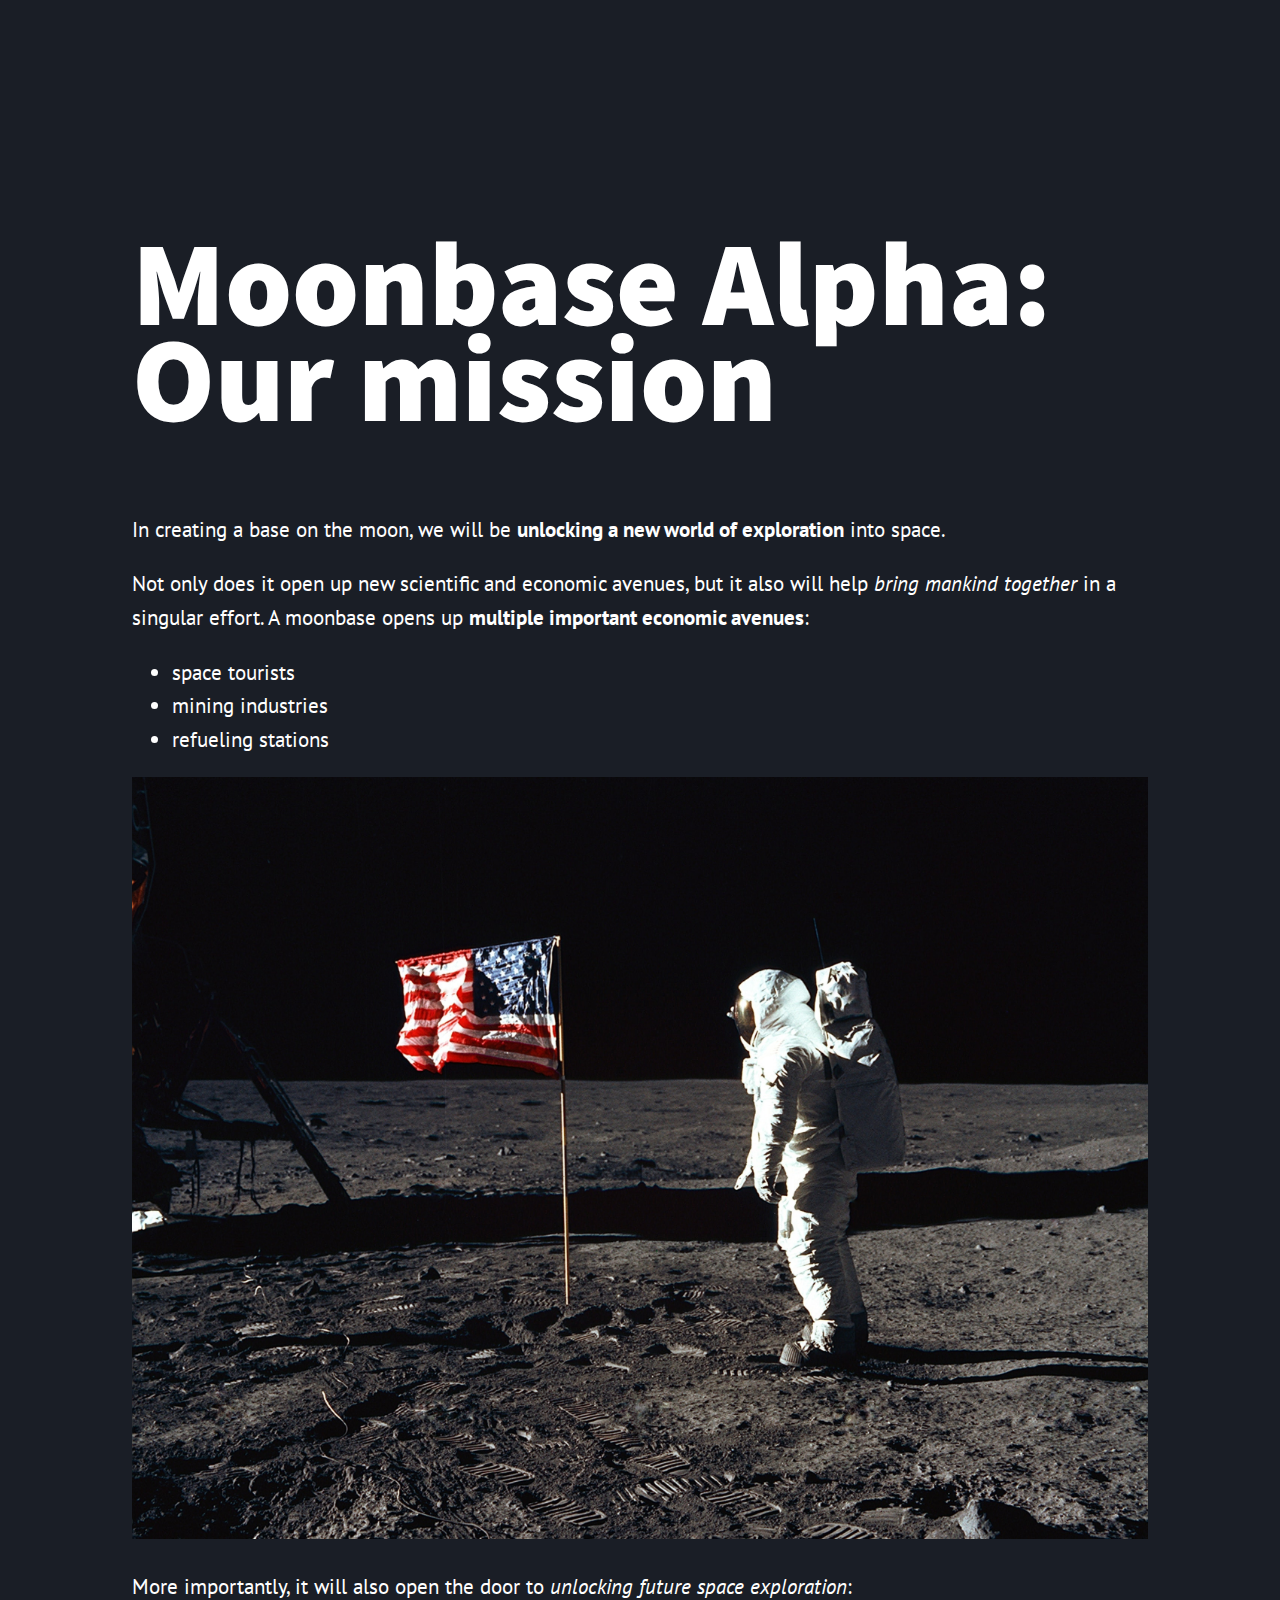
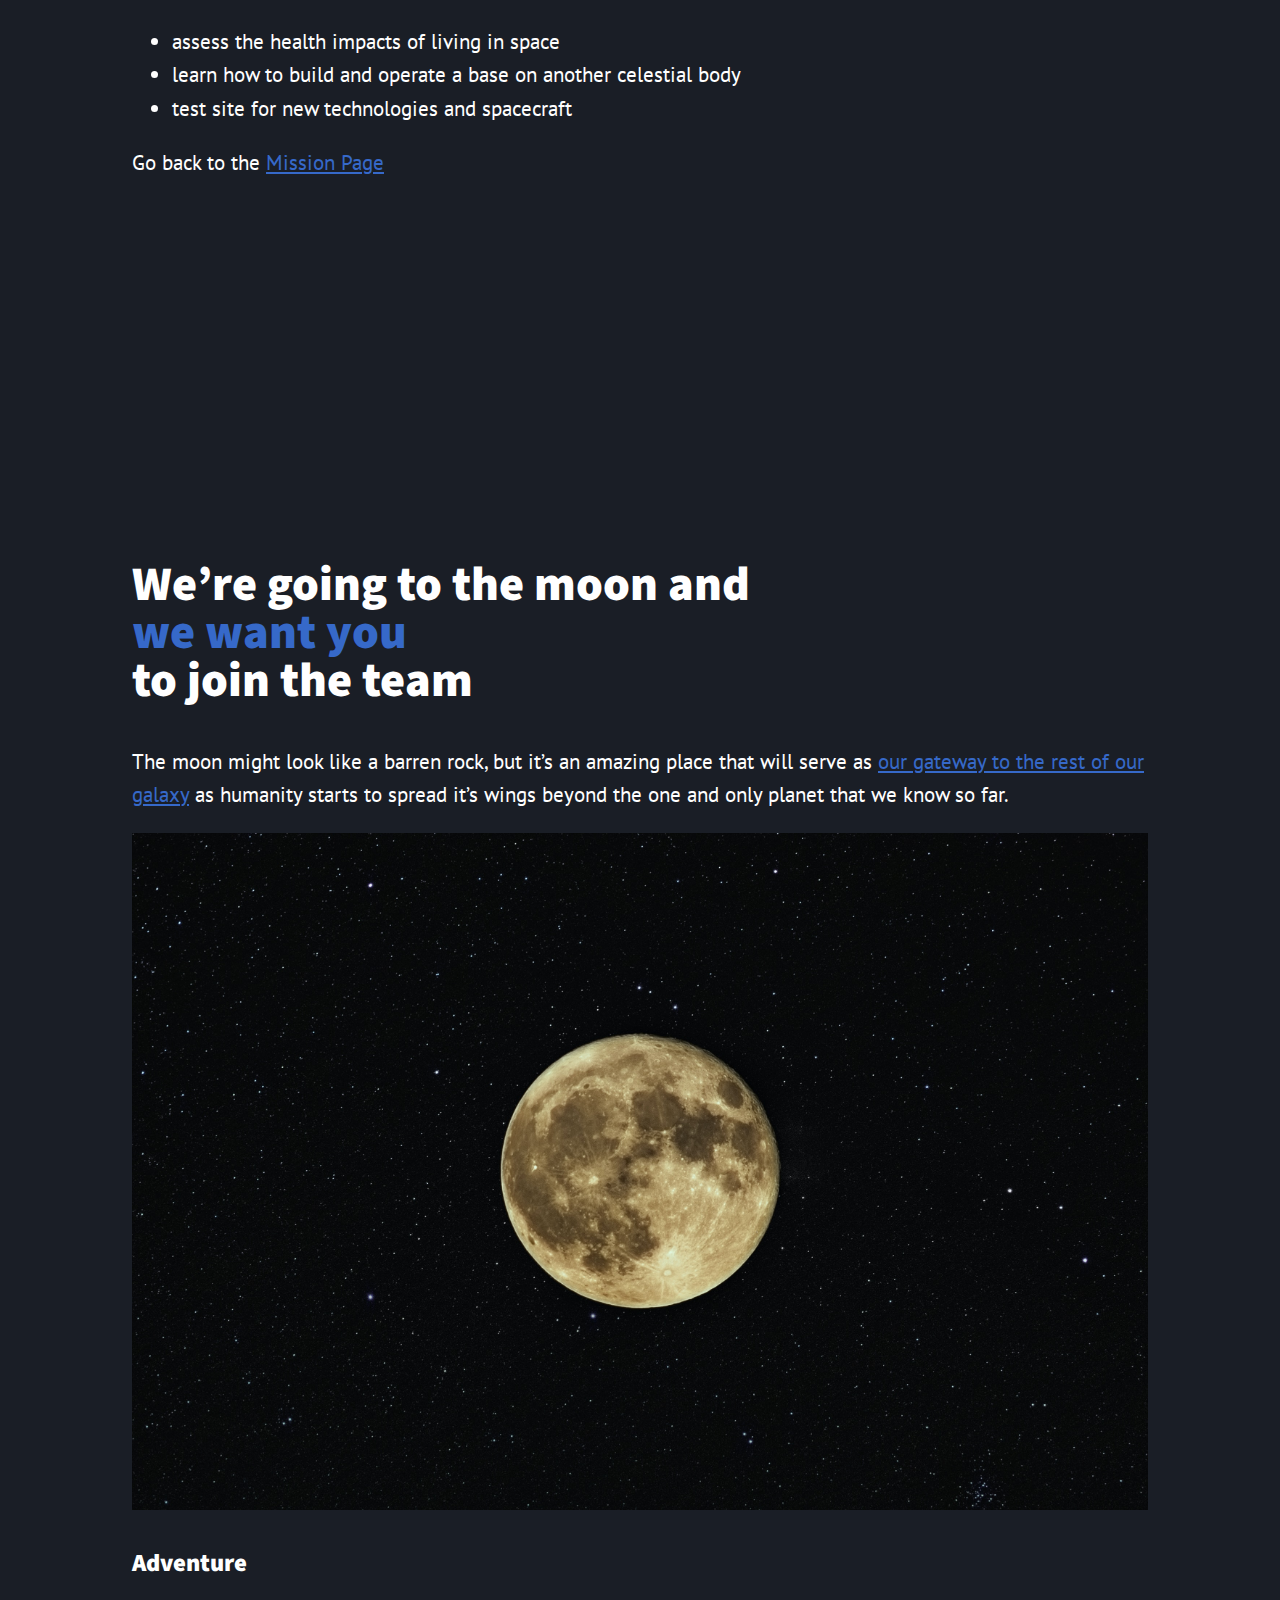
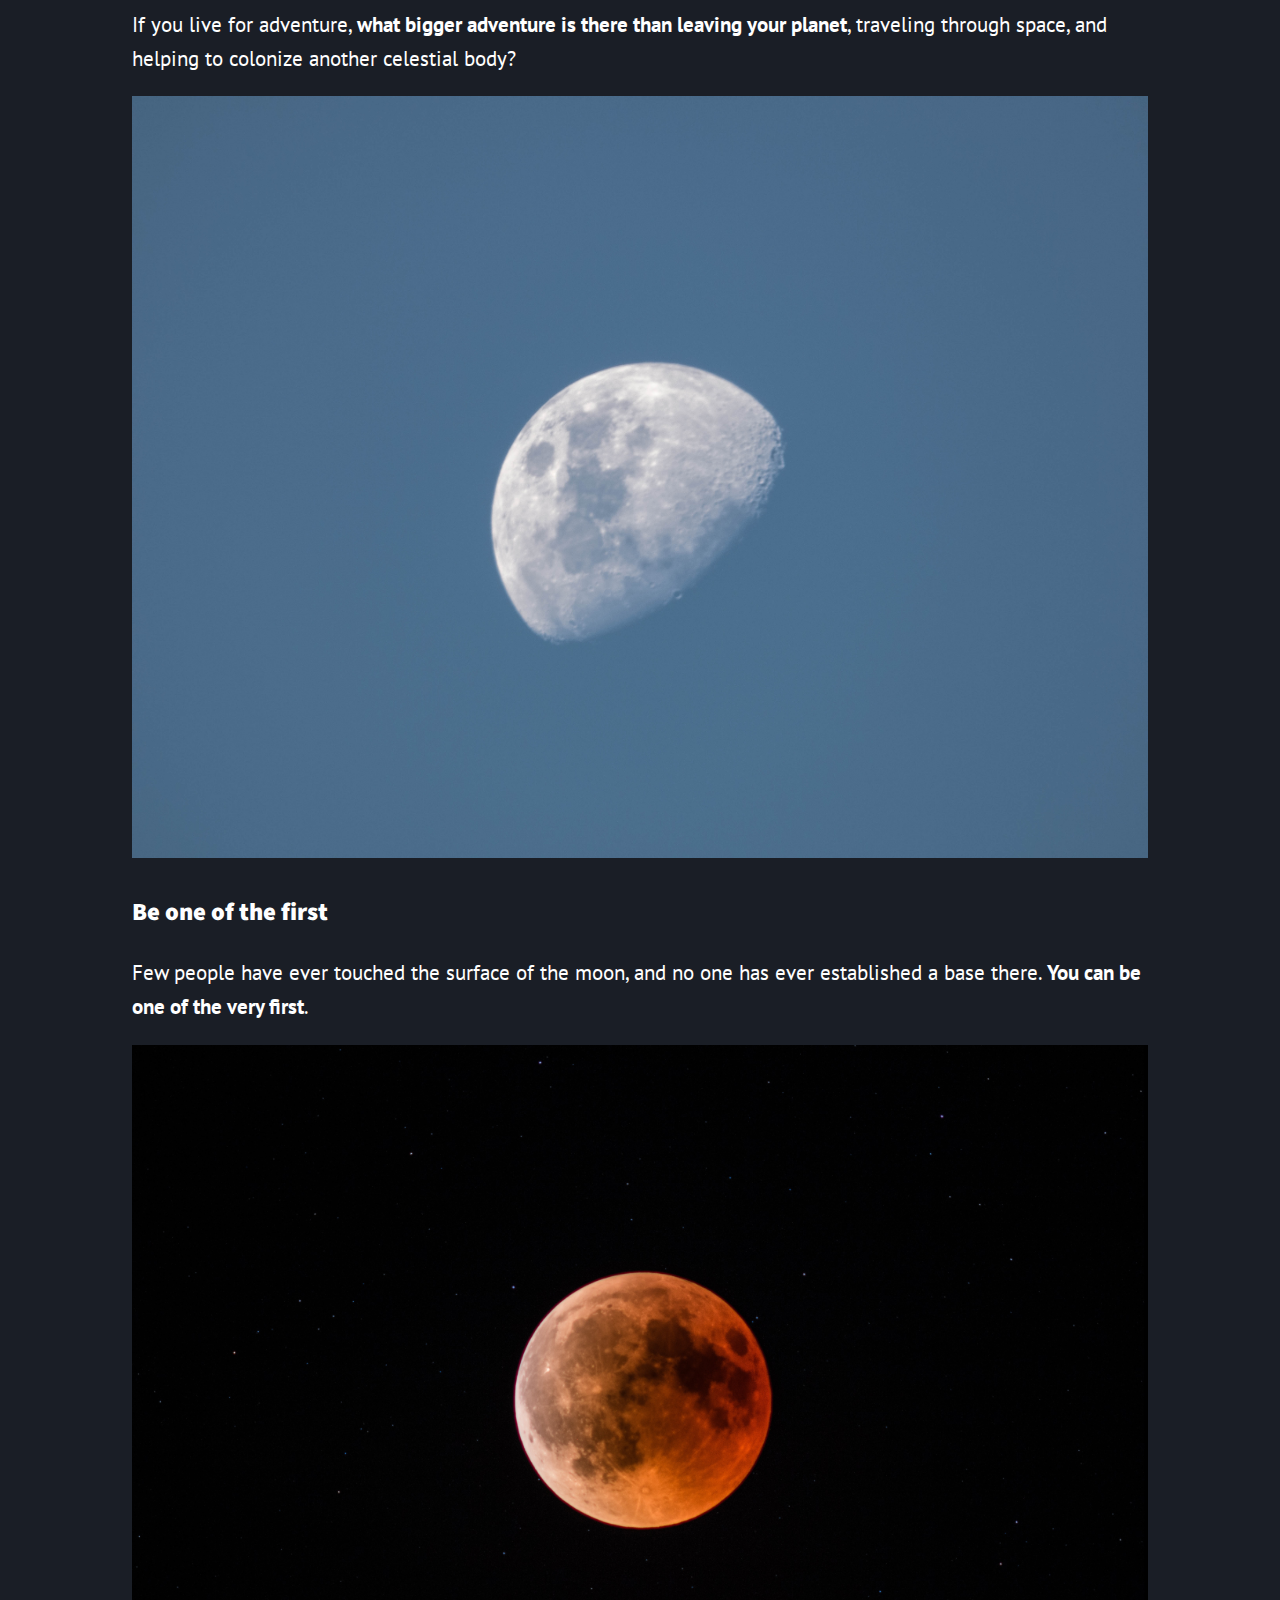
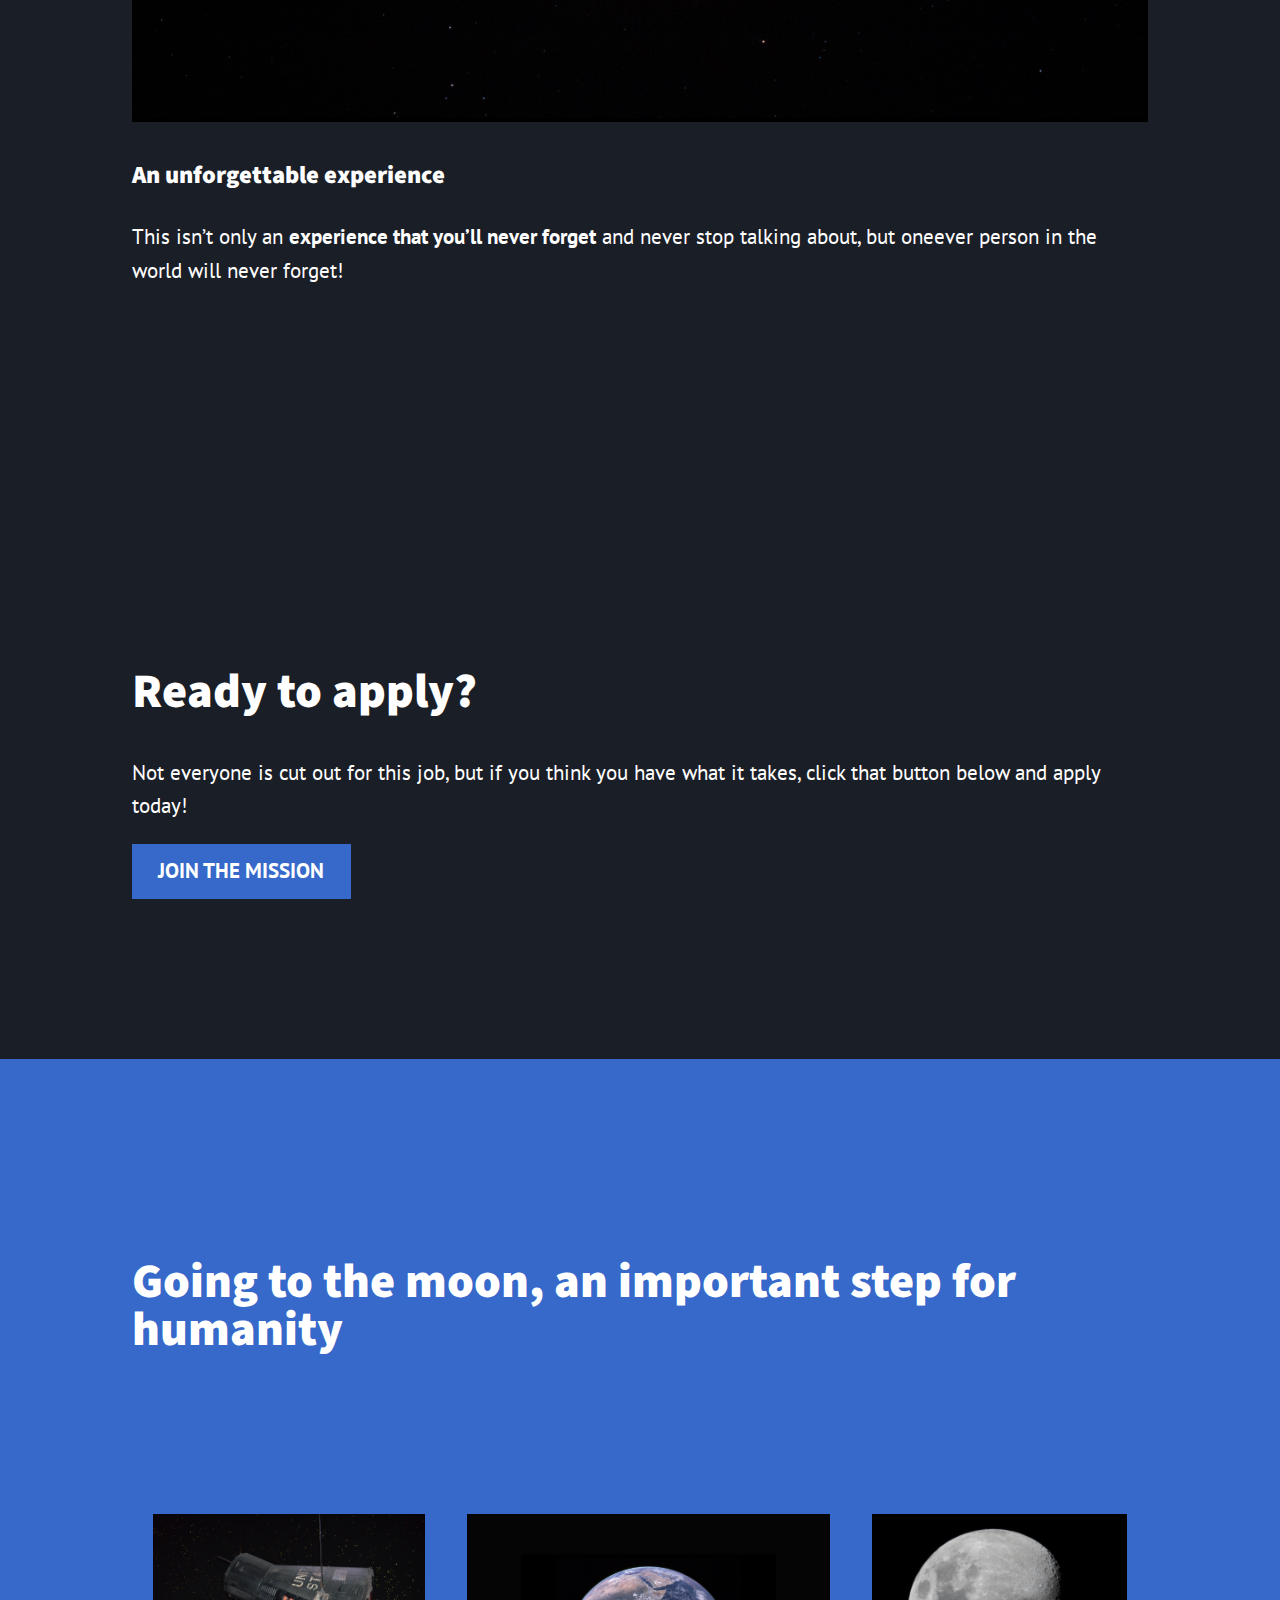
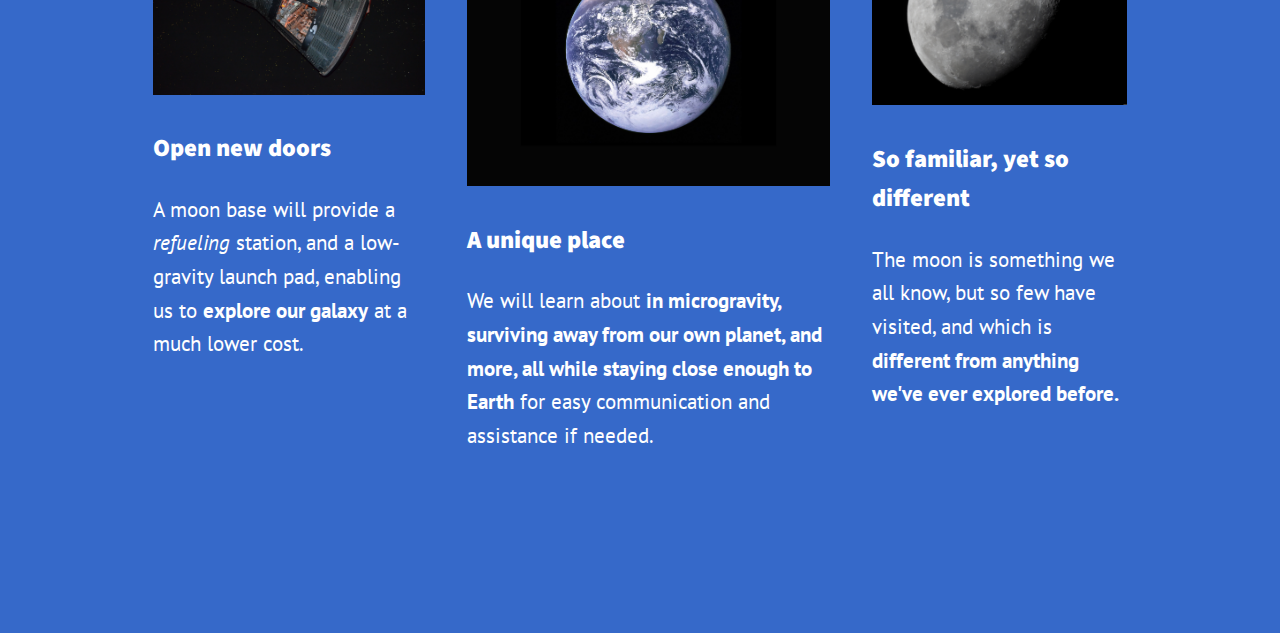
<file: index.html>
<!DOCTYPE html>
<html lang="en">
    <head>
        <head>
        <meta charset="UTF-8">
        <meta name="viewport" content="width=device-width, initial-scale=1.0">
        <title>Moonbase Beta</title>
        <link rel="preconnect" href="https://fonts.gstatic.com">
        <link href="https://fonts.googleapis.com/css2?family=PT+Sans:ital,wght@0,400;0,700;1,400&family=Source+Sans+Pro:wght@900&display=swap" rel="stylesheet">
        <link href="index.css" rel="stylesheet">

    </head>
    
    <body>
        <header>
    <div class="container">
      
        <h1>Moonbase Alpha: Our mission</h1>
        
        <p>In creating a base on the moon, we will be <strong>unlocking a new world of exploration</strong> into space.</p> 
        <p>Not only does it open up new scientific and economic avenues, but it also will help <em>bring mankind together</em> in a singular effort.
        A moonbase opens up <strong>multiple important economic avenues</strong>:</p> 
        
        <ul>
            <li>space tourists</li>
            <li>mining industries</li>
            <li>refueling stations</li>
        </ul>

        
        
        <img src="img/astro.jpeg" alt="an astronaght standing on the moon">
        
        <p>More importantly, it will also open the door to <em>unlocking future space exploration</em>:</p>
        <ul>
            <li>assess the health impacts of living in space</li>
            <li>learn how to build and operate a base on another celestial body</li>
            <li>test site for new technologies and spacecraft</li>
        </ul>

        <p>Go back to the <a href="mission.html">Mission Page</a></p>
    </div>
  </header>

  <div class="container">
  <section>
    <h2>We’re going to the moon and <span class="text-accent">we want you</span> to join the team</h2>
    <p>The moon might look like a barren rock, but it’s an amazing place that will serve as <a href="#">our gateway to the rest of our galaxy</a> as humanity starts to spread it’s wings beyond the one and only planet that we know so far.</p>

    <img src="/img/moon-1.jpeg" alt='astronaught floating in space'>
    <h3>Adventure</h3>
    <p>If you live for adventure, <strong>what bigger adventure is there than leaving your planet</strong>, traveling through space, and helping to colonize another celestial body?</p>

    <img src="/img/moon-2.jpeg" alt='view from inside space capsule looking back at earth'>

    <h3>Be one of the first</h3>
    <p>Few people have ever touched the surface of the moon, and no one has ever established a base there. <strong> You can be one of the very first</strong>.</p>

    <img src="/img/moon-3.jpeg" alt='astronaught standing on the moon'>

    <h3>An unforgettable experience</h3>
    <p>This isn’t only an <strong>experience that you’ll never forget</strong> and never stop talking about, but oneever person in the world will never forget!</p>
  </section>
  </div>

  <div class="container">
    <section>
      <h2>Ready to apply?</h2>
      <p>Not everyone is cut out for this job, but if you think you have what it takes, <span class="text-dark">click that button below</span> and apply today!</p>
      <a href="/mission.html" class="btn">join the mission</a>
    </section>
  </div>

  <section class="accent-bg">
      <div class="container">
    <h2>Going to the moon, an important step for humanity</h2>
    <div class="split extra-space">
      <div  class="col">
          <img src="img/space-ship.jpeg" alt='ship flying into space'>
        <h3>Open new doors</h3>
        <p>A moon base will provide a <em>refueling</em> station, and a low-gravity launch pad, enabling us to <strong>explore our galaxy</strong> at a much lower cost.</p>
      </div>
      <div  class="col">
        <img src="img/earth-from-space.jpeg" alt="view of earth from the moon's surface">

          <h3>A unique place</h3>
        <p>We will learn about <strong>in microgravity, surviving away from our own planet, and more, all while staying close enough to Earth</strong>  for easy communication and assistance if needed.</p>
      </div>
      <div  class="col">
                    <img src="img/the-moon.jpeg" alt='the moon'>

          <h3>So familiar, yet so different</h3>
        <p>The moon is something we all know, but so few have visited, and which is <strong> different from anything we've ever explored before.</strong></p>
      </div>
    </div>
    </div>

  </section>
  


    </body>
</html>
</file>
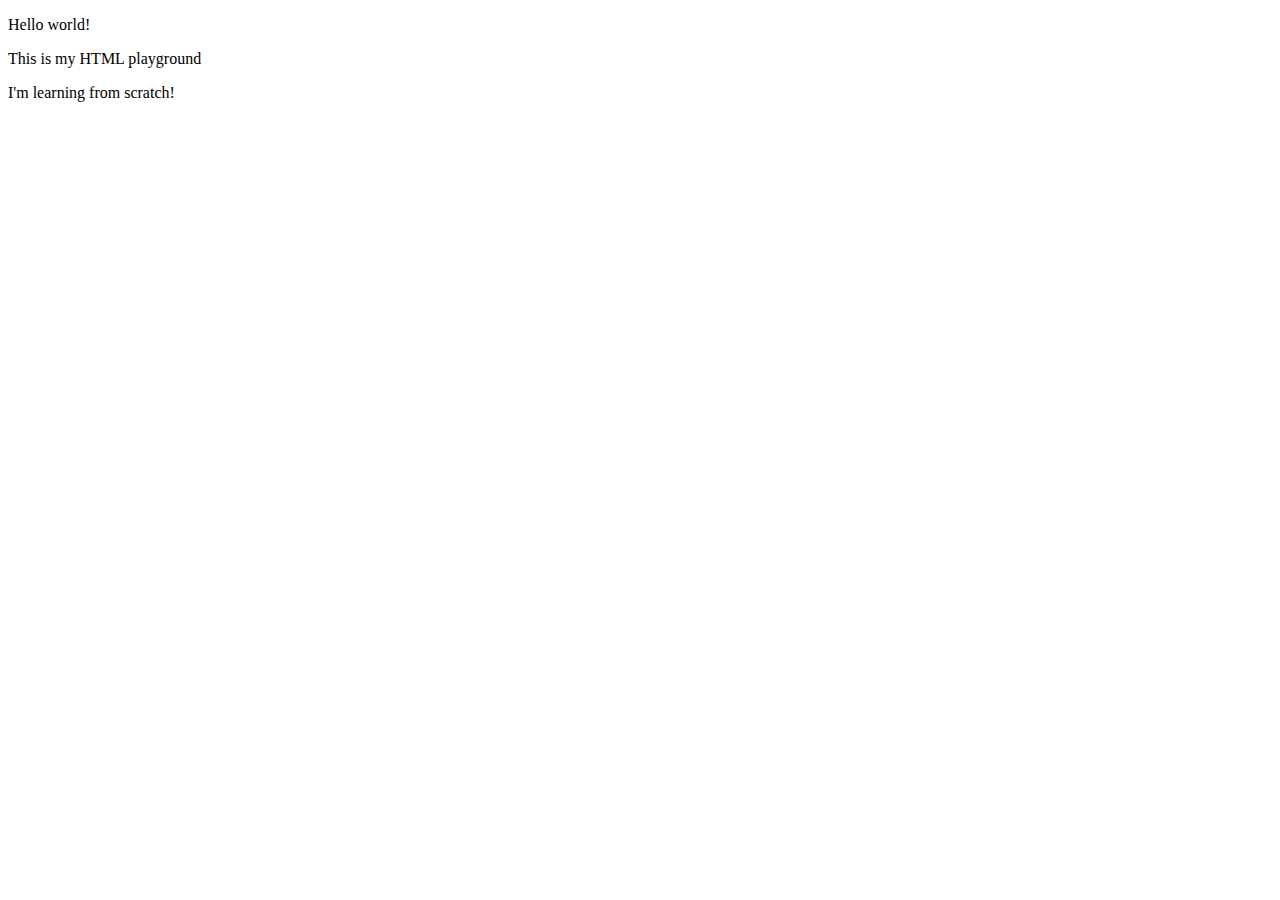
<file: mission.html>
<!DOCTYPE html>
<html lang="en">
<head>
    <meta charset="UTF-8">
    <meta http-equiv="X-UA-Compatible" content="IE=edge">
    <meta name="viewport" content="width=device-width, initial-scale=1.0">
    <title>Document</title>
</head>

<body>
    <p>Hello world!</p>
    <p>This is my HTML playground</p>
    <p>I'm learning from scratch!</p>
    
</body>
</html>
</file>
<file: index.css>
* {
    box-sizing: border-box;
}

html, body {
    margin: 0;
    padding: 0;
}

img {
    max-width: 100%;
}

body {
    font-family: 'PT Sans', sans-serif;
    font-size: 21px;
    line-height: 1.6;
    background: #1A1E26;
    color: #fff;
}

h1, h2, h3 {
    font-family: 'Source Sans Pro', sans-serif;
    font-weight: 900;
}

h1 {
    font-size: 120px;
    line-height: .8;
}

h2 {
    font-size: 48px;
    line-height: 1;
}

h2 span {
    display: block;
}

a {
    color: #3669C9;
}

a:hover,
a:focus {
    color: #fff;
}

.text-accent {
    color: #3669C9;
}

.container {
    margin: 0 auto;
    max-width: 1100px;
    padding: 0 2em;
}

.split {
    display: flex;
}

.col {
    margin: 0 1em;
}

.btn {
    display: inline-block;
    padding: .5em 1.25em;
    color: inherit;
    text-decoration: none;
    text-transform: uppercase;
    font-weight: 700;
    background-color: #3669C9;
}

.btn:hover,
.btn:focus {
    background: #3339C9;
}

.hero {
    text-align: left;
    padding: 14rem 0 25rem;
    background-image: url(img/moon.jpg);
    background-size: cover;
    background-position: bottom right;
}

header,
section {
    padding: 10rem 0;
}

.accent-bg {
    background-color: #3669C9;
}

.accent-bg .btn {
    background-color: #fff;
    color: #1A1E26;
}

.accent-bg .btn:hover {
    background: #1A1E26;
    color: #fff;
}

.extra-space {
    margin-top: 10rem;
}
</file>
